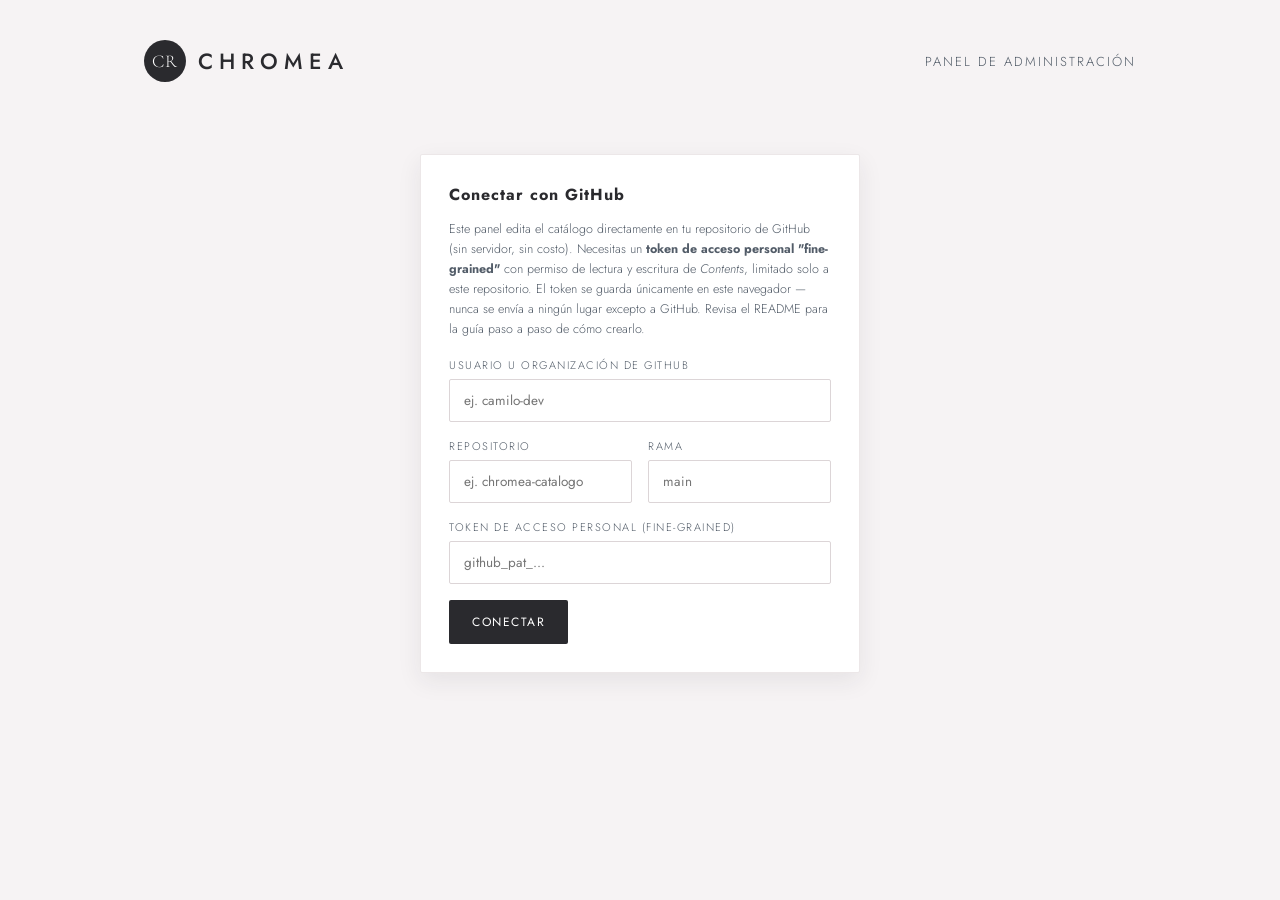
<file: admin.html>
<!DOCTYPE html>
<html lang="es">
<head>
<meta charset="UTF-8">
<meta name="viewport" content="width=device-width, initial-scale=1.0">
<title>Chromea — Panel de administración</title>
<meta name="robots" content="noindex, nofollow">
<link rel="icon" href="assets/favicon.svg" type="image/svg+xml">
<link rel="preconnect" href="https://fonts.googleapis.com">
<link rel="preconnect" href="https://fonts.gstatic.com" crossorigin>
<link href="https://fonts.googleapis.com/css2?family=Jost:wght@300;400;500;600&family=Cormorant+Garamond:ital,wght@0,400;1,400;1,500&family=Alex+Brush&display=swap" rel="stylesheet">
<link rel="stylesheet" href="css/styles.css">
</head>
<body class="admin-body">

<div class="admin-shell">

  <div class="admin-header">
    <a href="index.html" class="brand">
      <span class="brand-mark">CR</span>
      <span class="brand-word">CHROMEA</span>
    </a>
    <span class="admin-title">Panel de administración</span>
  </div>

  <!-- ===================== LOGIN GATE ===================== -->
  <div id="login-gate" class="login-gate">
    <div class="card">
      <h3>Conectar con GitHub</h3>
      <p class="hint">
        Este panel edita el catálogo directamente en tu repositorio de GitHub (sin servidor, sin costo).
        Necesitas un <strong>token de acceso personal "fine-grained"</strong> con permiso de lectura y
        escritura de <em>Contents</em>, limitado solo a este repositorio. El token se guarda únicamente
        en este navegador — nunca se envía a ningún lugar excepto a GitHub. Revisa el README para la guía
        paso a paso de cómo crearlo.
      </p>

      <div class="field">
        <label for="f-owner">Usuario u organización de GitHub</label>
        <input type="text" id="f-owner" placeholder="ej. camilo-dev">
      </div>
      <div class="field-row">
        <div class="field">
          <label for="f-repo">Repositorio</label>
          <input type="text" id="f-repo" placeholder="ej. chromea-catalogo">
        </div>
        <div class="field">
          <label for="f-branch">Rama</label>
          <input type="text" id="f-branch" placeholder="main">
        </div>
      </div>
      <div class="field">
        <label for="f-token">Token de acceso personal (fine-grained)</label>
        <input type="password" id="f-token" placeholder="github_pat_...">
      </div>

      <div class="admin-actions">
        <button class="btn-admin" id="btn-connect">Conectar</button>
        <span id="connect-status" style="font-size:12.5px; color:var(--c-slate); align-self:center;"></span>
      </div>
    </div>
  </div>

  <!-- ===================== DASHBOARD (hidden until connected) ===================== -->
  <div id="dashboard" style="display:none;">

    <div class="card" style="display:flex; justify-content:space-between; align-items:center; flex-wrap:wrap; gap:12px;">
      <div style="font-size:13px; color:var(--c-slate);">
        Conectado a <strong id="repo-label" style="color:var(--c-charcoal);"></strong>
      </div>
      <button class="btn-admin secondary" id="btn-disconnect">Desconectar</button>
    </div>

    <!-- ---------- Settings ---------- -->
    <div class="card">
      <h3>Datos del sitio</h3>
      <p class="hint">Estos campos controlan el encabezado, el WhatsApp de pedidos y el pie de página del catálogo.</p>

      <div class="field-row">
        <div class="field">
          <label for="s-siteName">Nombre del sitio</label>
          <input type="text" id="s-siteName">
        </div>
        <div class="field">
          <label for="s-whatsapp">WhatsApp (solo números, con indicativo)</label>
          <input type="text" id="s-whatsapp" placeholder="573001234567">
        </div>
      </div>

      <div class="field">
        <label for="s-waMessage">Mensaje general de WhatsApp</label>
        <input type="text" id="s-waMessage">
      </div>

      <div class="field-row">
        <div class="field">
          <label for="s-ig">Usuario de Instagram (texto)</label>
          <input type="text" id="s-ig" placeholder="@chromea.accesorios">
        </div>
        <div class="field">
          <label for="s-igUrl">Enlace de Instagram</label>
          <input type="text" id="s-igUrl" placeholder="https://instagram.com/...">
        </div>
      </div>

      <div class="field">
        <label for="s-email">Correo (opcional)</label>
        <input type="email" id="s-email">
      </div>

      <div class="field-row">
        <div class="field">
          <label for="s-heroHeadline">Título principal (hero)</label>
          <input type="text" id="s-heroHeadline">
        </div>
        <div class="field">
          <label for="s-heroSub">Subtítulo (hero)</label>
          <input type="text" id="s-heroSub">
        </div>
      </div>

      <div class="field">
        <label for="s-footerNote">Nota del pie de página / barra superior</label>
        <input type="text" id="s-footerNote">
      </div>

      <button class="btn-admin" id="btn-save-settings">Guardar datos del sitio</button>
    </div>

    <!-- ---------- Product list ---------- -->
    <div class="card">
      <div style="display:flex; justify-content:space-between; align-items:center; flex-wrap:wrap; gap:12px; margin-bottom:10px;">
        <h3 style="margin:0;">Productos</h3>
        <button class="btn-admin" id="btn-new-product">+ Nuevo producto</button>
      </div>
      <p class="hint">Los cambios se publican en tu repositorio y el catálogo se actualiza en aprox. 1 minuto.</p>

      <div style="overflow-x:auto;">
        <table class="product-table">
          <thead>
            <tr>
              <th></th>
              <th>Nombre</th>
              <th>Categoría</th>
              <th>Estado</th>
              <th>Orden</th>
              <th></th>
            </tr>
          </thead>
          <tbody id="product-tbody"></tbody>
        </table>
      </div>
    </div>

    <!-- ---------- Product form ---------- -->
    <div class="card" id="product-form-card" style="display:none;">
      <h3 id="product-form-title">Nueva foto</h3>
      <p class="hint">
        La foto es lo único obligatorio — así como la diseñas, con nombre y precio
        incluidos en la imagen, se ve en el catálogo. El nombre de abajo es opcional:
        solo se usa para personalizar el mensaje de WhatsApp (ej. "Hola, vi el Collar
        Gota...") y no se muestra en el sitio.
      </p>

      <input type="hidden" id="p-id">

      <div class="field">
        <label for="p-image">Foto del producto</label>
        <input type="file" id="p-image" accept="image/*">
        <div class="image-preview-row" id="p-image-preview"></div>
      </div>

      <div class="field-row">
        <div class="field">
          <label for="p-name">Nombre (opcional, para el mensaje de WhatsApp)</label>
          <input type="text" id="p-name" placeholder="ej. Collar Gota">
        </div>
        <div class="field">
          <label for="p-category">Categoría (opcional, para los filtros)</label>
          <input type="text" id="p-category" placeholder="ej. Collares">
        </div>
      </div>

      <div class="checkbox-row">
        <input type="checkbox" id="p-inStock" checked>
        <label for="p-inStock">Disponible (en stock)</label>
      </div>

      <div class="admin-actions">
        <button class="btn-admin" id="btn-save-product">Guardar foto</button>
        <button class="btn-admin secondary" id="btn-cancel-product">Cancelar</button>
      </div>
    </div>

  </div>

</div>

<div class="toast" id="toast"></div>

<script src="js/admin.js"></script>
</body>
</html>
</file>
<file: css/styles.css>
/* =========================================================
   Chromea — Hoja de estilos de marca
   Paleta: carbón, blush, vino, pizarra, blanco
   ========================================================= */

:root {
  --c-charcoal: #2A2A2E;
  --c-charcoal-soft: #3A3A40;
  --c-blush: #F0D7DC;
  --c-blush-soft: #F7E9EC;
  --c-wine: #5C1A2B;
  --c-wine-dark: #45101E;
  --c-slate: #525C68;
  --c-slate-soft: #88919A;
  --c-white: #FFFFFF;
  --c-ink: #1E1E22;

  --font-wordmark: 'Jost', 'Helvetica Neue', Arial, sans-serif;
  --font-script: 'Alex Brush', cursive;
  --font-body: 'Jost', 'Helvetica Neue', Arial, sans-serif;
  --font-serif: 'Cormorant Garamond', Georgia, serif;

  --radius: 2px;
  --shadow-soft: 0 8px 24px rgba(42, 42, 46, 0.08);
  --shadow-lift: 0 16px 40px rgba(42, 42, 46, 0.16);
  --transition: 220ms cubic-bezier(.4,0,.2,1);
}

* { box-sizing: border-box; }
html { scroll-behavior: smooth; }

body {
  margin: 0;
  font-family: var(--font-body);
  color: var(--c-ink);
  background: var(--c-white);
  -webkit-font-smoothing: antialiased;
  font-weight: 300;
}

img { max-width: 100%; display: block; }
a { color: inherit; text-decoration: none; }
button { font-family: inherit; cursor: pointer; }

.container {
  max-width: 1180px;
  margin: 0 auto;
  padding: 0 24px;
}

/* ---------- Top bar ---------- */
.topbar {
  background: var(--c-charcoal);
  color: var(--c-white);
  padding: 10px 0;
  font-size: 11px;
  letter-spacing: 2px;
  text-align: center;
  text-transform: uppercase;
}

/* ---------- Header ---------- */
.site-header {
  background: var(--c-white);
  border-bottom: 1px solid #ECE7E8;
  position: sticky;
  top: 0;
  z-index: 50;
}

.site-header .container {
  display: flex;
  align-items: center;
  justify-content: space-between;
  padding-top: 18px;
  padding-bottom: 18px;
  gap: 16px;
}

.brand {
  display: flex;
  align-items: center;
  gap: 12px;
}

.brand-mark {
  width: 42px;
  height: 42px;
  border-radius: 50%;
  background: var(--c-charcoal);
  color: var(--c-white);
  display: flex;
  align-items: center;
  justify-content: center;
  font-family: var(--font-serif);
  font-size: 18px;
  letter-spacing: 1px;
  flex-shrink: 0;
}

.brand-word {
  font-family: var(--font-wordmark);
  font-size: 22px;
  letter-spacing: 6px;
  font-weight: 500;
  color: var(--c-charcoal);
}

.brand-script {
  font-family: var(--font-script);
  font-size: 28px;
  color: var(--c-wine);
  margin-left: 4px;
  display: none;
}

@media (min-width: 640px) {
  .brand-script { display: inline-block; }
}

.main-nav {
  display: flex;
  align-items: center;
  gap: 28px;
}

.main-nav a {
  font-size: 13px;
  letter-spacing: 1.5px;
  text-transform: uppercase;
  color: var(--c-slate);
  transition: color var(--transition);
}

.main-nav a:hover { color: var(--c-wine); }

.nav-whatsapp {
  display: inline-flex;
  align-items: center;
  gap: 8px;
  background: var(--c-wine);
  color: var(--c-white) !important;
  padding: 10px 18px;
  border-radius: var(--radius);
  font-size: 12px;
  letter-spacing: 1.5px;
  text-transform: uppercase;
  transition: background var(--transition);
}

.nav-whatsapp:hover { background: var(--c-wine-dark); }

.nav-toggle {
  display: none;
  background: none;
  border: none;
  color: var(--c-charcoal);
  font-size: 22px;
}

@media (max-width: 780px) {
  .main-nav-links { display: none; }
  .nav-toggle { display: block; }
  .main-nav { gap: 12px; }
}

/* ---------- Hero ---------- */
.hero {
  background: var(--c-charcoal);
  color: var(--c-white);
  padding: 90px 0 70px;
  text-align: center;
  position: relative;
  overflow: hidden;
}

.hero::before {
  content: "";
  position: absolute;
  inset: 0;
  background:
    radial-gradient(circle at 15% 20%, rgba(240,215,220,0.08), transparent 40%),
    radial-gradient(circle at 85% 80%, rgba(92,26,43,0.35), transparent 45%);
  pointer-events: none;
}

.hero-mark {
  font-family: var(--font-serif);
  font-size: 15px;
  letter-spacing: 6px;
  text-transform: uppercase;
  color: var(--c-blush);
  margin-bottom: 18px;
  position: relative;
}

.hero h1 {
  font-family: var(--font-wordmark);
  font-weight: 400;
  font-size: clamp(32px, 6vw, 56px);
  letter-spacing: 4px;
  margin: 0 0 18px;
  position: relative;
}

.hero p {
  font-family: var(--font-serif);
  font-style: italic;
  font-size: 19px;
  color: #D8D3D4;
  max-width: 520px;
  margin: 0 auto 32px;
  position: relative;
}

.hero-cta {
  position: relative;
  display: inline-flex;
  gap: 14px;
  flex-wrap: wrap;
  justify-content: center;
}

.btn {
  display: inline-flex;
  align-items: center;
  gap: 8px;
  padding: 14px 30px;
  border-radius: var(--radius);
  font-size: 12px;
  letter-spacing: 2px;
  text-transform: uppercase;
  border: 1px solid transparent;
  transition: all var(--transition);
}

.btn-primary {
  background: var(--c-wine);
  color: var(--c-white);
}
.btn-primary:hover { background: var(--c-wine-dark); transform: translateY(-1px); }

.btn-outline {
  border-color: rgba(255,255,255,0.4);
  color: var(--c-white);
}
.btn-outline:hover { border-color: var(--c-white); background: rgba(255,255,255,0.06); }

/* ---------- Filters ---------- */
.catalog-section { padding: 64px 0 90px; }

.section-heading {
  text-align: center;
  margin-bottom: 40px;
}

.section-heading .eyebrow {
  font-size: 11px;
  letter-spacing: 3px;
  text-transform: uppercase;
  color: var(--c-wine);
  display: block;
  margin-bottom: 10px;
}

.section-heading h2 {
  font-family: var(--font-wordmark);
  font-weight: 400;
  font-size: 30px;
  letter-spacing: 2px;
  color: var(--c-charcoal);
  margin: 0;
}

.filters-bar {
  display: flex;
  flex-wrap: wrap;
  align-items: center;
  justify-content: space-between;
  gap: 16px;
  margin-bottom: 36px;
  padding-bottom: 20px;
  border-bottom: 1px solid #ECE7E8;
}

.chip-group {
  display: flex;
  flex-wrap: wrap;
  gap: 10px;
}

.chip {
  padding: 8px 18px;
  border: 1px solid #DCD5D7;
  border-radius: 999px;
  font-size: 12px;
  letter-spacing: 1px;
  text-transform: uppercase;
  color: var(--c-slate);
  background: var(--c-white);
  transition: all var(--transition);
}

.chip:hover { border-color: var(--c-wine); color: var(--c-wine); }

.chip.active {
  background: var(--c-charcoal);
  border-color: var(--c-charcoal);
  color: var(--c-white);
}

.search-box {
  position: relative;
  min-width: 220px;
}

.search-box input {
  width: 100%;
  padding: 10px 16px 10px 36px;
  border: 1px solid #DCD5D7;
  border-radius: 999px;
  font-size: 13px;
  font-family: var(--font-body);
  background: var(--c-white) url("data:image/svg+xml,%3Csvg xmlns='http://www.w3.org/2000/svg' viewBox='0 0 24 24' width='14' height='14' fill='none' stroke='%23525C68' stroke-width='2'%3E%3Ccircle cx='11' cy='11' r='7'/%3E%3Cline x1='21' y1='21' x2='16.65' y2='16.65'/%3E%3C/svg%3E") no-repeat 14px center;
}

.search-box input:focus {
  outline: none;
  border-color: var(--c-wine);
}

/* ---------- Carousel ---------- */
.carousel-wrap {
  position: relative;
  display: flex;
  align-items: center;
  gap: 8px;
}

.carousel-track {
  display: flex;
  gap: 22px;
  overflow-x: auto;
  scroll-snap-type: x mandatory;
  scroll-behavior: smooth;
  -webkit-overflow-scrolling: touch;
  padding: 4px 4px 22px;
  flex: 1;
  scrollbar-width: thin;
  scrollbar-color: var(--c-slate-soft) transparent;
}

.carousel-track::-webkit-scrollbar { height: 6px; }
.carousel-track::-webkit-scrollbar-thumb {
  background: #DCD5D7;
  border-radius: 999px;
}

.carousel-slide {
  flex: 0 0 auto;
  width: min(72vw, 320px);
  scroll-snap-align: start;
  display: flex;
  flex-direction: column;
  gap: 12px;
}

.slide-media {
  position: relative;
  aspect-ratio: 2 / 3;
  border-radius: var(--radius);
  overflow: hidden;
  background: var(--c-charcoal);
  cursor: pointer;
  box-shadow: var(--shadow-soft);
  transition: box-shadow var(--transition), transform var(--transition);
}

.slide-media:hover {
  box-shadow: var(--shadow-lift);
  transform: translateY(-3px);
}

.slide-media img {
  width: 100%;
  height: 100%;
  object-fit: cover;
  display: block;
}

.slide-media.is-out img {
  filter: grayscale(55%) brightness(0.75);
}

.badge {
  position: absolute;
  top: 14px;
  left: 14px;
  font-size: 10px;
  letter-spacing: 1.5px;
  text-transform: uppercase;
  padding: 5px 10px;
  border-radius: 999px;
  background: var(--c-charcoal);
  color: var(--c-white);
}

.badge.badge-out { background: var(--c-wine); }

.slide-cta {
  display: inline-flex;
  align-items: center;
  justify-content: center;
  gap: 8px;
  background: var(--c-charcoal);
  color: var(--c-white);
  padding: 12px 16px;
  border-radius: var(--radius);
  font-size: 11.5px;
  letter-spacing: 1.5px;
  text-transform: uppercase;
  transition: background var(--transition);
  text-align: center;
}

.slide-cta:hover { background: var(--c-wine); }
.slide-cta.disabled {
  background: #E6E1E2;
  color: #A9A2A4;
  pointer-events: none;
}

.carousel-arrow {
  flex: 0 0 auto;
  width: 44px;
  height: 44px;
  border-radius: 50%;
  border: 1px solid #DCD5D7;
  background: var(--c-white);
  color: var(--c-charcoal);
  font-size: 20px;
  display: flex;
  align-items: center;
  justify-content: center;
  transition: all var(--transition);
}

.carousel-arrow:hover { border-color: var(--c-wine); color: var(--c-wine); }

@media (max-width: 680px) {
  .carousel-arrow { display: none; }
}

.carousel-counter {
  text-align: center;
  margin-top: 6px;
  font-size: 11.5px;
  letter-spacing: 2px;
  text-transform: uppercase;
  color: var(--c-slate-soft);
}

.empty-state {
  text-align: center;
  padding: 60px 20px;
  color: var(--c-slate);
  font-family: var(--font-serif);
  font-style: italic;
  font-size: 18px;
}

/* ---------- Lightbox ---------- */
.lightbox {
  position: fixed;
  inset: 0;
  background: rgba(30,30,34,0.92);
  display: none;
  align-items: center;
  justify-content: center;
  z-index: 200;
  padding: 24px;
}
.lightbox.open { display: flex; }
.lightbox img {
  max-width: min(640px, 100%);
  max-height: 80vh;
  border-radius: var(--radius);
}
.lightbox-close {
  position: absolute;
  top: 24px;
  right: 28px;
  color: var(--c-white);
  font-size: 30px;
  background: none;
  border: none;
}

/* ---------- Footer ---------- */
.site-footer {
  background: var(--c-charcoal);
  color: #CFC9CA;
  padding: 50px 0 28px;
}

.footer-grid {
  display: flex;
  flex-wrap: wrap;
  justify-content: space-between;
  gap: 32px;
  margin-bottom: 30px;
}

.footer-brand .brand-mark { margin-bottom: 14px; }
.footer-col h4 {
  font-size: 11px;
  letter-spacing: 2px;
  text-transform: uppercase;
  color: var(--c-blush);
  margin: 0 0 14px;
}
.footer-col a, .footer-col p {
  display: block;
  font-size: 13px;
  color: #CFC9CA;
  margin-bottom: 8px;
  line-height: 1.6;
}
.footer-col a:hover { color: var(--c-white); }

.footer-bottom {
  border-top: 1px solid rgba(255,255,255,0.1);
  padding-top: 20px;
  font-size: 11.5px;
  color: #9A9496;
  display: flex;
  flex-wrap: wrap;
  justify-content: space-between;
  gap: 10px;
}

/* ---------- Floating WhatsApp ---------- */
.whatsapp-float {
  position: fixed;
  bottom: 22px;
  right: 22px;
  width: 58px;
  height: 58px;
  border-radius: 50%;
  background: #25D366;
  display: flex;
  align-items: center;
  justify-content: center;
  box-shadow: var(--shadow-lift);
  z-index: 100;
  transition: transform var(--transition);
}
.whatsapp-float:hover { transform: scale(1.08); }
.whatsapp-float svg { width: 28px; height: 28px; }

/* =========================================================
   ADMIN
   ========================================================= */

.admin-body { background: #F6F3F4; min-height: 100vh; }

.admin-shell { max-width: 1040px; margin: 0 auto; padding: 40px 24px 80px; }

.admin-header {
  display: flex;
  align-items: center;
  justify-content: space-between;
  margin-bottom: 30px;
  flex-wrap: wrap;
  gap: 14px;
}

.admin-header .brand { }

.admin-title {
  font-family: var(--font-wordmark);
  font-size: 13px;
  letter-spacing: 2px;
  text-transform: uppercase;
  color: var(--c-slate);
}

.card {
  background: var(--c-white);
  border: 1px solid #ECE7E8;
  border-radius: var(--radius);
  padding: 28px;
  margin-bottom: 24px;
  box-shadow: var(--shadow-soft);
}

.card h3 {
  font-family: var(--font-wordmark);
  font-size: 16px;
  letter-spacing: 1px;
  color: var(--c-charcoal);
  margin: 0 0 6px;
}

.card .hint {
  font-size: 12.5px;
  color: var(--c-slate);
  margin-bottom: 18px;
  line-height: 1.6;
}

.field { margin-bottom: 16px; }
.field label {
  display: block;
  font-size: 11px;
  letter-spacing: 1.5px;
  text-transform: uppercase;
  color: var(--c-slate);
  margin-bottom: 6px;
}

.field input[type="text"],
.field input[type="number"],
.field input[type="password"],
.field input[type="email"],
.field select,
.field textarea {
  width: 100%;
  padding: 11px 14px;
  border: 1px solid #DCD5D7;
  border-radius: var(--radius);
  font-size: 13.5px;
  font-family: var(--font-body);
  background: var(--c-white);
  color: var(--c-ink);
}

.field textarea { min-height: 90px; resize: vertical; }

.field input:focus, .field select:focus, .field textarea:focus {
  outline: none;
  border-color: var(--c-wine);
}

.field-row {
  display: grid;
  grid-template-columns: 1fr 1fr;
  gap: 16px;
}

@media (max-width: 560px) {
  .field-row { grid-template-columns: 1fr; }
}

.checkbox-row {
  display: flex;
  align-items: center;
  gap: 10px;
  margin-bottom: 16px;
}
.checkbox-row input { width: 16px; height: 16px; }
.checkbox-row label { font-size: 13px; color: var(--c-ink); text-transform: none; letter-spacing: 0; }

.btn-admin {
  display: inline-flex;
  align-items: center;
  gap: 8px;
  padding: 12px 22px;
  border-radius: var(--radius);
  font-size: 12px;
  letter-spacing: 1.5px;
  text-transform: uppercase;
  border: 1px solid transparent;
  background: var(--c-charcoal);
  color: var(--c-white);
  transition: all var(--transition);
}
.btn-admin:hover { background: var(--c-wine); }
.btn-admin.secondary {
  background: var(--c-white);
  color: var(--c-charcoal);
  border-color: #DCD5D7;
}
.btn-admin.secondary:hover { border-color: var(--c-wine); color: var(--c-wine); background: var(--c-white); }
.btn-admin.danger {
  background: var(--c-white);
  color: var(--c-wine);
  border-color: var(--c-wine);
}
.btn-admin.danger:hover { background: var(--c-wine); color: var(--c-white); }
.btn-admin:disabled { opacity: 0.5; pointer-events: none; }

.admin-actions { display: flex; gap: 10px; flex-wrap: wrap; }

.product-table {
  width: 100%;
  border-collapse: collapse;
}
.product-table th {
  text-align: left;
  font-size: 10.5px;
  letter-spacing: 1.5px;
  text-transform: uppercase;
  color: var(--c-slate);
  padding: 10px 12px;
  border-bottom: 1px solid #ECE7E8;
}
.product-table td {
  padding: 12px;
  border-bottom: 1px solid #F3EFF0;
  font-size: 13px;
  vertical-align: middle;
}
.product-table tr:hover { background: #FBF9F9; }

.thumb {
  width: 44px;
  height: 44px;
  border-radius: var(--radius);
  object-fit: cover;
  background: var(--c-blush-soft);
}

.row-actions { display: flex; gap: 8px; flex-wrap: wrap; }
.icon-btn {
  background: none;
  border: 1px solid #DCD5D7;
  border-radius: var(--radius);
  padding: 6px 10px;
  font-size: 11px;
  color: var(--c-slate);
  transition: all var(--transition);
}
.icon-btn:hover { border-color: var(--c-wine); color: var(--c-wine); }

.status-pill {
  display: inline-block;
  font-size: 10.5px;
  letter-spacing: 1px;
  text-transform: uppercase;
  padding: 4px 10px;
  border-radius: 999px;
}
.status-pill.in { background: #E5F3EA; color: #2C7A46; }
.status-pill.out { background: #F3E5E7; color: var(--c-wine); }

.toast {
  position: fixed;
  bottom: 24px;
  left: 50%;
  transform: translateX(-50%) translateY(20px);
  background: var(--c-charcoal);
  color: var(--c-white);
  padding: 13px 22px;
  border-radius: var(--radius);
  font-size: 13px;
  opacity: 0;
  pointer-events: none;
  transition: all var(--transition);
  z-index: 300;
  max-width: 90vw;
  text-align: center;
}
.toast.show { opacity: 1; transform: translateX(-50%) translateY(0); }
.toast.error { background: var(--c-wine); }

.login-gate {
  max-width: 440px;
  margin: 8vh auto 0;
}

.spinner {
  display: inline-block;
  width: 14px;
  height: 14px;
  border: 2px solid rgba(255,255,255,0.4);
  border-top-color: var(--c-white);
  border-radius: 50%;
  animation: spin 700ms linear infinite;
}
@keyframes spin { to { transform: rotate(360deg); } }

.image-preview-row {
  display: flex;
  flex-wrap: wrap;
  gap: 10px;
  margin-top: 10px;
}
.image-preview {
  position: relative;
  width: 72px;
  height: 72px;
  border-radius: var(--radius);
  overflow: hidden;
  border: 1px solid #DCD5D7;
}
.image-preview img { width: 100%; height: 100%; object-fit: cover; }
.image-preview button {
  position: absolute;
  top: 2px;
  right: 2px;
  background: rgba(30,30,34,0.75);
  color: #fff;
  border: none;
  border-radius: 50%;
  width: 18px;
  height: 18px;
  font-size: 11px;
  line-height: 1;
}

.divider { height: 1px; background: #ECE7E8; margin: 24px 0; }

.helper-link { font-size: 12px; color: var(--c-wine); text-decoration: underline; cursor: pointer; }
</file>
